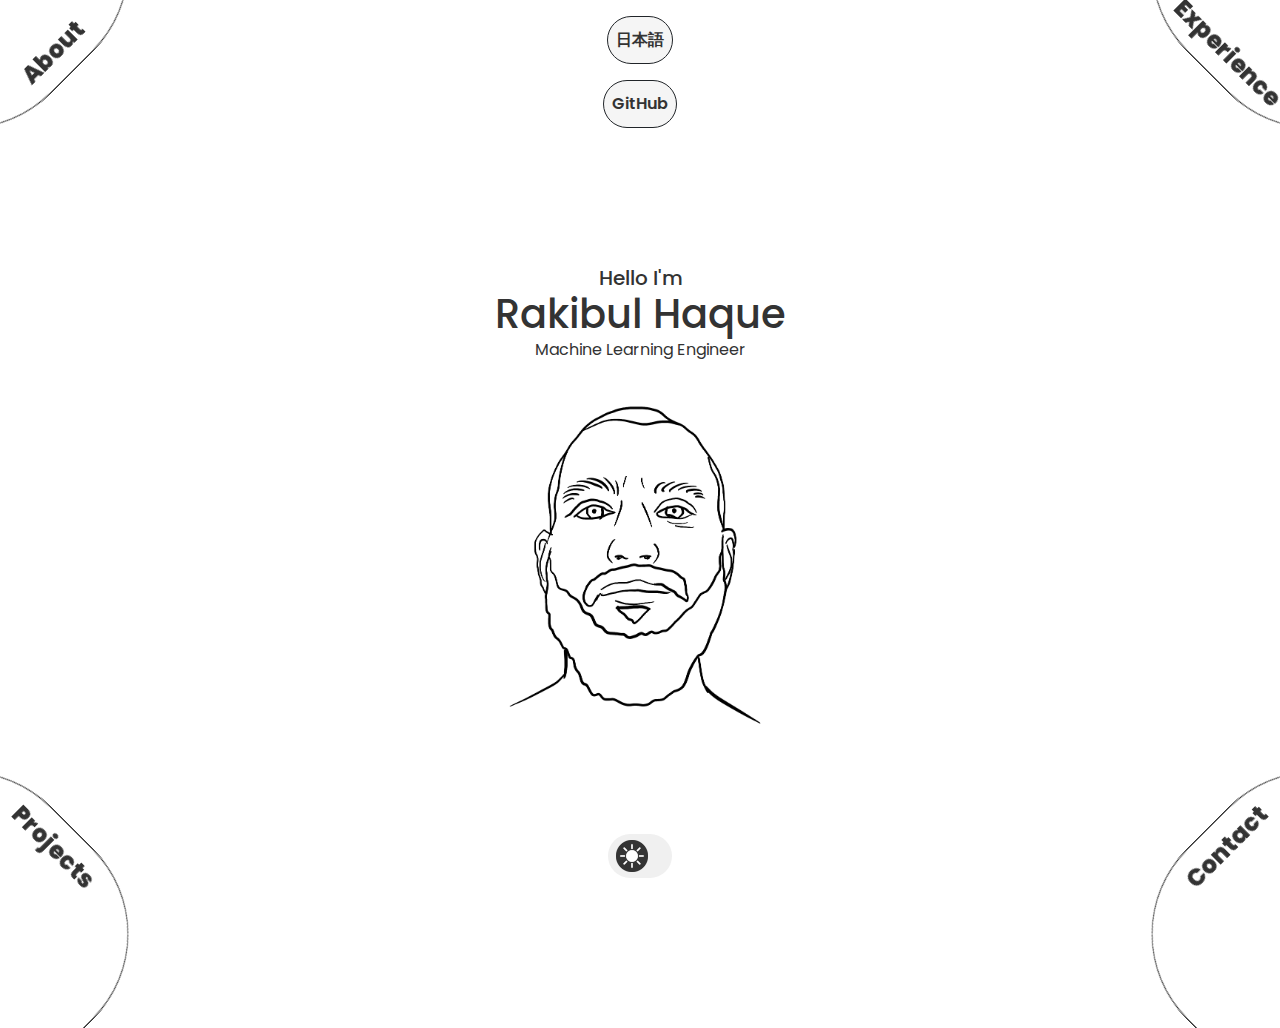
<file: index.html>
<!DOCTYPE html>
<html lang="en">
<head>
    <meta charset="UTF-8">
    <meta name="viewport" content="width=device-width, initial-scale=1.0">
    <title>Rakibul Haque Portfolio</title>
    <link rel="icon" type="image/x-icon" href="/assets/icons/favicon.ico">
    <link href="https://cdn.jsdelivr.net/npm/bootstrap@5.3.0/dist/css/bootstrap.min.css" rel="stylesheet">
    <script src="https://code.jquery.com/jquery-3.6.0.min.js"></script>
    <script src="https://cdn.jsdelivr.net/npm/bootstrap@5.3.0/dist/js/bootstrap.min.js"></script>
    <script src="/js/animation.js" defer></script>
    <script src="/js/color-mode.js" defer></script>
    <link rel="stylesheet" href="/css/style.css" />
    <link rel="stylesheet" href="/css/animation.css" />
    <link rel="stylesheet" href="/css/color-mode.css" />
    
    <style>
        /* Custom CSS for smaller carousel images */
        .carousel-item img {
            max-width: 50%; /* image size can be adjusted*/
            display: block;
            margin: 0 auto;
        }

        /* Change of color for "Previous" and "Next" text */
        .carousel-control-prev span,
        .carousel-control-next span {
            color: black; /* Text color in light mode */
        }

        /* Custom styles for "Previous" and "Next" text in dark mode */
        .dark-mode .carousel-control-prev span,
        .dark-mode .carousel-control-next span {
            color: var(--text-alt); /* Text color in dark mode */
        }
        
    </style>
</head>
<body>
    <div class="container mt-3">
        <div class="row justify-content-center">
            <div class="col-md-6 text-center" id="lang-button">
                <button class="btn btn-dark rounded-pill px-2" onclick="window.location.href='jap_index.html'" type="button">日本語</button>
            </div>
        </div>
    </div>
    <div class="container mt-3">
        <div class="row justify-content-center">
            <div class="col-md-6 text-center" id="github-btn">
                <button class="btn btn-dark rounded-pill px-2" onclick="window.open('https://github.com/rakibulhaque9954', '_blank')" type="button">GitHub</button>
            </div>
        </div>
    </div>
    <div id="hero">
        <h5>Hello I'm</h5>
        <h1>Rakibul Haque</h1>
        <p>Machine Learning Engineer</p>
        <!-- Block, Element, Modifier (BEM) naming convention-->
        <div id="hero__animation">
            <div id="hero__animation__img"></div>
        </div>
    </div>
    <nav id="grid">
        <div id="grid__tl">
            <div id="grid__tl__btn">
                About   
            </div>
            <div id="grid__tl__content">
                <div class="cards">
                    <div class="cards__content">
                        <article>
                            <img src="assets/icons/experience.png"
                            alt="Experience Icon"
                            class="icon"
                            />
                            <h2>Experience</h2>
                            <p>3 Years + 
                                <br>Developer
                                <br> Experience</p>
                        </article>
                        <p class="cards__content__text">
                        I'm Rakibul Haque, a Machine Learning Engineer who transforms ideas into action. I craft Machine Learning marvels, code Python masterpieces, craft captivating Unity Games, and inspire others by teaching code. With these skills, I tackle real-life challenges head-on, making the impossible possible.
                    </p>

                    </div>
                    <div class="cards__content">
                        <article>
                            <img src="assets/icons/education.png"
                            alt="Education Icon"
                            class="icon"
                            />
                            <h2>Education</h2>
                            <p>Bachelors in Computer Science, Coventry, UK</p>
                        </article>
                        <p class="cards__content__text">
                            My education has taken me to various corners of the world, from a Bachelor's in Computer Science in the UK to exploring Sports Science in Singapore and returning to Computer Science. These diverse experiences have enriched my knowledge and shaped my career as a Machine Learning Engineer.
                        </p>
                    </div>
                </div>
            </div>
        </div>
        <div id="grid__tr">
            <div id="grid__tr__btn">Experience</div>
            <div id="grid__tr__content">
                <div class="jumbotron">
                <div class="cards experience">
                    <article class="experience__skill">
                        <h2>Machine Learning Frameworks</h2>
                        <div>
                            <img
                            src="./assets/icons/checkmark.png"
                            alt="Checkmark icon"
                            class="icon"
                            />
                            <div>
                            <h2>Tensorflow</h2>
                            </div>
                        </div>
                        <div>
                            <img
                            src="./assets/icons/checkmark.png"
                            alt="Checkmark icon"
                            class="icon"
                            />
                            <div>
                            <h2>Keras</h2>
                            </div>
                        </div>
                        <div>
                            <img
                            src="./assets/icons/checkmark.png"
                            alt="Checkmark icon"
                            class="icon"
                            />
                            <div>
                            <h2>OpenCV</h2>
                            </div>
                        </div>
                        <div>
                            <img
                            src="./assets/icons/checkmark.png"
                            alt="Checkmark icon"
                            class="icon"
                            />
                            <div>
                            <h2>Hugging Face</h2>
                            </div>
                        </div>
                    </article>
                    <article class="experience__skill">
                        <h2>Languages</h2>
                        <div>
                            <img
                            src="./assets/icons/checkmark.png"
                            alt="Checkmark icon"
                            class="icon"
                            />
                            <div>
                            <h2>Python</h2>
                            </div>
                        </div>
                        <div>
                            <img
                            src="./assets/icons/checkmark.png"
                            alt="Checkmark icon"
                            class="icon"
                            />
                            <div>
                            <h2>C#</h2>
                            </div>
                        </div>
                        <div>
                            <img
                            src="./assets/icons/checkmark.png"
                            alt="Checkmark icon"
                            class="icon"
                            />
                            <div>
                            <h2>JS</h2>
                            </div>
                        </div>
                    </article>
                    <article class="experience__skill">
                        <h2>Web Development Frameworks</h2>
                        <div>
                            <img
                            src="./assets/icons/checkmark.png"
                            alt="Checkmark icon"
                            class="icon"
                            />
                            <div>
                            <h2>Flask</h2>
                            </div>
                        </div>
                    </article>
                    <article class="experience__skill">
                        <h2>Web Development Front-End</h2>
                        <div>
                            <img
                            src="./assets/icons/checkmark.png"
                            alt="Checkmark icon"
                            class="icon"
                            />
                            <div>
                            <h2>HTML</h2>
                            </div>
                        </div>
                        <div>
                            <img
                            src="./assets/icons/checkmark.png"
                            alt="Checkmark icon"
                            class="icon"
                            />
                            <div>
                            <h2>Bootstrap</h2>
                            </div>
                        </div>
                        <div>
                            <img
                            src="./assets/icons/checkmark.png"
                            alt="Checkmark icon"
                            class="icon"
                            />
                            <div>
                            <h2>CSS</h2>
                            </div>
                        </div>
                    </article>
                </div>
                </div>
            </div>
        </div>
        <div id="grid__bl">
            <div id="grid__bl__btn">Projects</div>
            <div id="grid__bl__content">
                <div id="project-carousel" class="carousel slide" data-bs-ride="carousel">
                    <!-- Indicators -->
                    <ol class="carousel-indicators">
                        <li data-bs-target="#project-carousel" data-bs-slide-to="0" class="active"></li>
                        <li data-bs-target="#project-carousel" data-bs-slide-to="1"></li>
                        <li data-bs-target="#project-carousel" data-bs-slide-to="2"></li>
                        <!-- <li data-bs-target="#project-carousel" data-bs-slide-to="2"></li> -->
                        <!-- Add more indicators as needed for your projects -->
                    </ol>

                    <!-- Slides -->
                    <div class="carousel-inner">
                        <div class="carousel-item active">
                            <img src="assets/portfolio-projects/project-1-dark.png" class="d-block w-50 mx-auto" alt="Project 1">
                            <!-- Adjust 'w-50' class to control image width (50% in this example) -->
                            <div class="carousel-caption">
                                <button class="btn"  onclick="window.open('https://rakibuls-thoughts.onrender.com', '_blank')">Site</button>
                                <button class="btn" onclick="window.open('https://github.com/rakibulhaque9954/blog_remastered', '_blank')">Code</button>
                            </div>
                        </div>
                        <div class="carousel-item">
                            <img src="assets/portfolio-projects/project-3-dark.png" class="d-block w-50 mx-auto" alt="Project 2">
                            <!-- Adjust 'w-50' class to control image width (50% in this example) -->
                            <div class="carousel-caption">
                                <button class="btn"  onclick="window.open('https://rakibuls-image-enhancer.onrender.com', '_blank')">Site</button>
                                <button class="btn" onclick="window.open('https://github.com/rakibulhaque9954/SRGAN_GCP', '_blank')">Code</button>
                            </div>
                        </div>
                        <div class="carousel-item">
                            <img src="assets/portfolio-projects/project-2-dark.png" class="d-block w-50 mx-auto" alt="Project 2">
                            <!-- Adjust 'w-50' class to control image width (50% in this example) -->
                            <div class="carousel-caption">
                                <button class="btn"  onclick="window.open('https://rakibuls-emotion-detection-model.onrender.com', '_blank')">Site</button>
                                <button class="btn" onclick="window.open('https://github.com/rakibulhaque9954/Face_emotion_detection_fastapi', '_blank')">Code</button>
                            </div>
                        </div>
                        <!-- Add more carousel items as needed -->
                    </div>

                    <!-- Navigation buttons -->
                    <a class="carousel-control-prev" href="#project-carousel" role="button" data-bs-slide="prev">
                        <!-- <span class="carousel-control-prev-icon" aria-hidden="true"></span> -->
                        <span>Previous</span>
                    </a>
                    <a class="carousel-control-next" href="#project-carousel" role="button" data-bs-slide="next">
                        <!-- <span class="carousel-control-next-icon" aria-hidden="true"></span> -->
                        <span>Next</span>
                    </a>
                </div>
            </div>
        </div>
        <div id="grid__br">
            <div id="grid__br__btn">Contact</div>
            <div id="grid__br__content">
                <h5 class="contact-text">Get In Touch</h5>
                <h2 class="contact-text">Contact Me</h2>
                <div>
                    <button
                    class="btn btn-contact"
                    onclick="window.location.href='mailto:rakibulhaque9954@gmail.com'"
                    >
                    Email
                    </button>
                    <button
                    class="btn btn-contact"
                    onclick="window.open('https://www.linkedin.com/in/rakibul-haque-239b69254/', '_blank')"
                    >
                    LinkedIn
                    </button>
                </div>
            </div>
        </div>
    </nav>
    <div id="color-mode">
        <div id="toggle-button" class="icon"></div>
    </div>
    <script>
        $(document).ready(function() {
            // Initialize the Bootstrap Carousel
            $('#project-carousel').carousel();
        });
    </script>
</body>
</html>
</file>
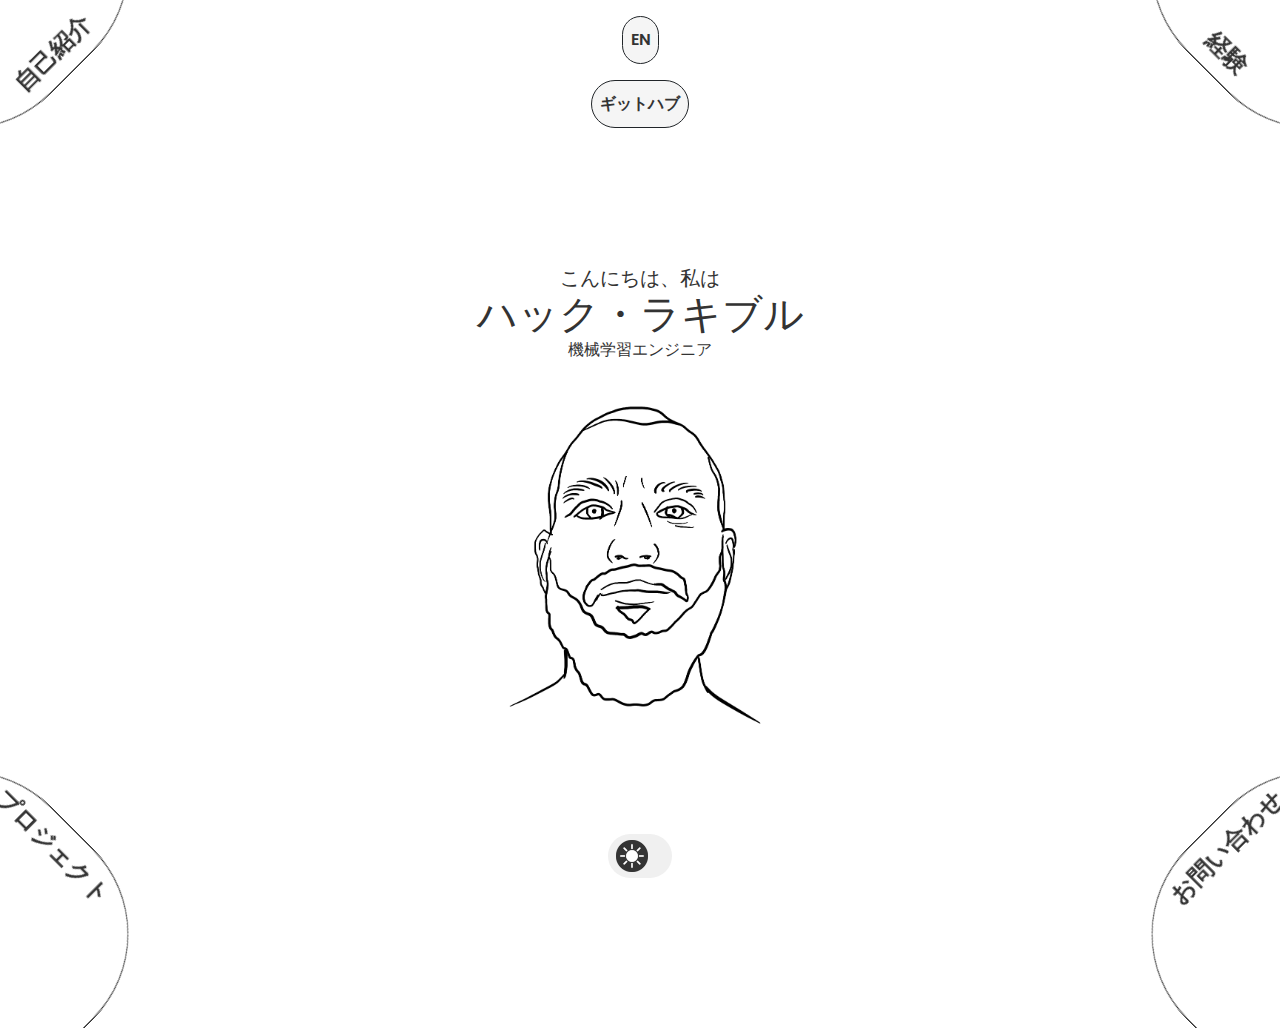
<file: jap_index.html>
<!DOCTYPE html>
<html lang="ja">
<head>
    <meta charset="UTF-8">
    <meta name="viewport" content="width=device-width, initial-scale=1.0">
    <title>ハック・ラキブル ポートフォリオ</title>
    <link rel="icon" type="image/x-icon" href="/assets/icons/favicon.ico">
    <link href="https://cdn.jsdelivr.net/npm/bootstrap@5.3.0/dist/css/bootstrap.min.css" rel="stylesheet">
    <script src="https://code.jquery.com/jquery-3.6.0.min.js"></script>
    <script src="https://cdn.jsdelivr.net/npm/bootstrap@5.3.0/dist/js/bootstrap.min.js"></script>
    <script src="/js/lang-mode.js" defer></script>
    <script src="/js/color-mode.js" defer></script>
    <link rel="stylesheet" href="/css/jap_style.css" />
    <link rel="stylesheet" href="/css/animation.css" />
    <link rel="stylesheet" href="/css/color-mode.css" />
    
    <style>
        /* カスタムCSS for smaller carousel images */
        .carousel-item img {
            max-width: 50%; /* 画像のサイズを調整できます */
            display: block;
            margin: 0 auto;
        }

        /* "Previous"と"Next"テキストの色を変更 */
        .carousel-control-prev span,
        .carousel-control-next span {
            color: black; /* ライトモードのテキスト色 */
        }

        /* ダークモードの"Previous"と"Next"テキストのカスタムスタイル */
        .dark-mode .carousel-control-prev span,
        .dark-mode .carousel-control-next span {
            color: var(--text-alt); /* ダークモードのテキスト色 */
        }
        
    </style>
</head>
<body>
    <div class="container mt-3">
        <div class="row justify-content-center">
            <div class="col-md-6 text-center" id="lang-button">
                <button class="btn btn-dark rounded-pill px-2" onclick="window.location.href='index.html'" type="button">EN</button>
            </div>
        </div>
    </div>
    <div class="container mt-3">
        <div class="row justify-content-center">
            <div class="col-md-6 text-center" id="lang-button">
                <button class="btn btn-dark rounded-pill px-2" onclick="window.open('https://github.com/rakibulhaque9954/rakibulhaque9954/blob/main/%E6%97%A5%E6%9C%AC%E8%AA%9EREADME.md', '_blank')" type="button"> ギットハブ</button>
            </div>
        </div>
    </div>
    <div id="hero">
        <h5>こんにちは、私は</h5>
        <h1>ハック・ラキブル</h1>
        <p>機械学習エンジニア</p>
        <!-- Block, Element, Modifier (BEM) naming convention-->
        <div id="hero__animation">
            <div id="hero__animation__img"></div>
        </div>
    </div>
    <nav id="grid">
        <div id="grid__tl">
            <div id="grid__tl__btn">
                自己紹介
            </div>
            <div id="grid__tl__content">
                <div class="cards">
                    <div class="cards__content">
                        <article>
                            <img src="assets/icons/experience.png"
                            alt="経験アイコン"
                            class="icon"
                            />
                            <h2>経験</h2>
                            <p>3年以上の開発経験</p>
                        </article>
                        <p class="cards__content__text">
                            私はハックラキブルです、アイデアを実現する機械学習エンジニアです。機械学習の驚異を創造し、Pythonの傑作をコーディングし、魅力的なUnityゲームを制作し、他の人にコーディングを教えることでインスピレーションを提供しています。これらのスキルを駆使して、現実の課題に果敢に挑戦し、不可能を可能にしています。
                        </p>
                    </div>
                    <div class="cards__content">
                        <article>
                            <img src="assets/icons/education.png"
                            alt="学歴アイコン"
                            class="icon"
                            />
                            <h2>学歴</h2>
                            <p>コンピュータサイエンス学士、Coventry, UK</p>
                        </article>
                        <p class="cards__content__text">
                            私の教育は私を世界中のさまざまな場所に導いてきました。イギリスでのコンピューターサイエンスの学士号から、シンガポールでのスポーツサイエンスの探求、そして再びコンピューターサイエンスへの回帰まで。これら多様な経験は私の知識を豊かにし、機械学習エンジニアとしてのキャリアを形作りました。
                        </p>
                    </div>
                </div>
            </div>
        </div>
        <div id="grid__tr">
            <div id="grid__tr__btn">経験</div>
            <div id="grid__tr__content">
                <div class="cards experience">
                    <article class="experience__skill">
                        <h2>機械学習フレームワーク</h2>
                        <div>
                            <img
                            src="./assets/icons/checkmark.png"
                            alt="チェックマークアイコン"
                            class="icon"
                            />
                            <div>
                            <h2>Tensorflow</h2>
                            </div>
                        </div>
                        <div>
                            <img
                            src="./assets/icons/checkmark.png"
                            alt="チェックマークアイコン"
                            class="icon"
                            />
                            <div>
                            <h2>Keras</h2>
                            </div>
                        </div>
                        <div>
                            <img
                            src="./assets/icons/checkmark.png"
                            alt="チェックマークアイコン"
                            class="icon"
                            />
                            <div>
                            <h2>OpenCV</h2>
                            </div>
                        </div>
                        <div>
                            <img
                            src="./assets/icons/checkmark.png"
                            alt="チェックマークアイコン"
                            class="icon"
                            />
                            <div>
                            <h2>Hugging Face</h2>
                            </div>
                        </div>
                    </article>
                    <article class="experience__skill">
                        <h2>プログラミング言語</h2>
                        <div>
                            <img
                            src="./assets/icons/checkmark.png"
                            alt="チェックマークアイコン"
                            class="icon"
                            />
                            <div>
                            <h2>Python</h2>
                            </div>
                        </div>
                        <div>
                            <img
                            src="./assets/icons/checkmark.png"
                            alt="チェックマークアイコン"
                            class="icon"
                            />
                            <div>
                            <h2>C#</h2>
                            </div>
                        </div>
                        <div>
                            <img
                            src="./assets/icons/checkmark.png"
                            alt="チェックマークアイコン"
                            class="icon"
                            />
                            <div>
                            <h2>JS</h2>
                            </div>
                        </div>
                    </article>
                    <article class="experience__skill">
                        <h2>ウェブ開発フレームワーク</h2>
                        <div>
                            <img
                            src="./assets/icons/checkmark.png"
                            alt="チェックマークアイコン"
                            class="icon"
                            />
                            <div>
                            <h2>Flask</h2>
                            </div>
                        </div>
                    </article>
                    <article class="experience__skill">
                        <h2>ウェブ開発フロントエンド</h2>
                        <div>
                            <img
                            src="./assets/icons/checkmark.png"
                            alt="チェックマークアイコン"
                            class="icon"
                            />
                            <div>
                            <h2>HTML</h2>
                            </div>
                        </div>
                        <div>
                            <img
                            src="./assets/icons/checkmark.png"
                            alt="チェックマークアイコン"
                            class="icon"
                            />
                            <div>
                            <h2>Bootstrap</h2>
                            </div>
                        </div>
                        <div>
                            <img
                            src="./assets/icons/checkmark.png"
                            alt="チェックマークアイコン"
                            class="icon"
                            />
                            <div>
                            <h2>CSS</h2>
                            </div>
                        </div>
                    </article>
                </div>
            </div>
        </div>
        <div id="grid__bl">
            <div id="grid__bl__btn">プロジェクト</div>
            <div id="grid__bl__content">
                <div id="project-carousel" class="carousel slide" data-bs-ride="carousel">
                    <!-- インジケーター -->
                    <ol class="carousel-indicators">
                        <li data-bs-target="#project-carousel" data-bs-slide-to="0" class="active"></li>
                        <li data-bs-target="#project-carousel" data-bs-slide-to="1"></li>
                        <li data-bs-target="#project-carousel" data-bs-slide-to="2"></li>
                        <!-- <li data-bs-target="#project-carousel" data-bs-slide-to="2"></li> -->
                        <!-- プロジェクトに合わせて必要に応じてインジケーターを追加 -->
                    </ol>

                    <!-- スライド -->
                    <div class="carousel-inner">
                        <div class="carousel-item active">
                            <img src="assets/portfolio-projects/project-1-dark.png" class="d-block w-50 mx-auto" alt="プロジェクト1">
                            <!-- 画像の幅を制御するために 'w-50' クラスを調整します（この例では50%） -->
                            <div class="carousel-caption">
                                <button class="btn"  onclick="window.open('https://rakibuls-thoughts.onrender.com', '_blank')">サイト</button>
                                <button class="btn" onclick="window.open('https://github.com/rakibulhaque9954/blog_remastered', '_blank')">コード</button>
                            </div>
                        </div>
                        <div class="carousel-item">
                            <img src="assets/portfolio-projects/project-3-dark.png" class="d-block w-50 mx-auto" alt="Project 2">
                            <!-- Adjust 'w-50' class to control image width (50% in this example) -->
                            <div class="carousel-caption">
                                <button class="btn"  onclick="window.open('https://rakibuls-image-enhancer.onrender.com', '_blank')">サイト</button>
                                <button class="btn" onclick="window.open('https://github.com/rakibulhaque9954/SRGAN_GCP', '_blank')">コード</button>
                            </div>
                        </div>
                        <div class="carousel-item">
                            <img src="assets/portfolio-projects/project-2-dark.png" class="d-block w-50 mx-auto" alt="プロジェクト2">
                            <!-- 画像の幅を制御するために 'w-50' クラスを調整します（この例では50%） -->
                            <div class="carousel-caption">
                                <button class="btn"  onclick="window.open('https://rakibuls-emotion-detection-model.onrender.com', '_blank')">サイト</button>
                                <button class="btn" onclick="window.open('https://github.com/rakibulhaque9954/Face_emotion_detection_fastapi', '_blank')">コード</button>
                            </div>
                        </div>
                       
                        <!-- 必要に応じてカルーセルアイテムを追加 -->
                    </div>

                    <!-- ナビゲーションボタン -->
                    <a class="carousel-control-prev" href="#project-carousel" role="button" data-bs-slide="prev">
                        <!-- <span class="carousel-control-prev-icon" aria-hidden="true"></span> -->
                        <span>前へ</span>
                    </a>
                    <a class="carousel-control-next" href="#project-carousel" role="button" data-bs-slide="next">
                        <!-- <span class="carousel-control-next-icon" aria-hidden="true"></span> -->
                        <span>次へ</span>
                    </a>
                </div>
            </div>
        </div>
        <div id="grid__br">
            <div id="grid__br__btn">お問い合わせ</div>
            <div id="grid__br__content">
                <h5 class="contact-text">お気軽にお問い合わせください</h5>
                <h2 class="contact-text">お問い合わせ</h2>
                <div>
                    <button
                    class="btn btn-contact"
                    onclick="window.location.href='mailto:rakibulhaque9954@gmail.com'"
                    >
                    メール
                    </button>
                    <button
                    class="btn btn-contact"
                    onclick="window.open('https://www.linkedin.com/in/rakibul-haque-239b69254/', '_blank')"
                    >
                    リンクトイン
                    </button>
                </div>
            </div>
        </div>
    </nav>
    <div id="color-mode">
        <div id="toggle-button" class="icon"></div>
    </div>
    <script>
        $(document).ready(function() {
            // Bootstrap Carouselを初期化
            $('#project-carousel').carousel();
        });
    </script>
</body>
</html>
</file>
<file: css/style.css>
/* Custom font */

@import url('https://fonts.googleapis.com/css2?family=Poppins:wght@200;300;400;500;600&display=swap');


/* General */

body{
    font-family: 'Poppins', sans-serif;
    background: var(--bg);
    color: var(--text);
    height: 100%;
    width: 100%;
    margin: 0;
    -webkit-tap-highlight-color: transparent;
}

h1,
h2,
h5, 
p {
    margin: 0;
}

.icon {
    height: 2rem;
    width: 2rem;
    margin: 0 0.5rem;
}


/* Hero */

#hero {
    position: absolute;
    top: 50%;
    left: 50%;
    /* Dynamic centering */
    transform: translate(-50%, -50%);
    text-align: center;
    margin-top: 4rem;
}

#hero__animation {
    animation-name: hover;
    animation-duration: 1.5s;
    animation-iteration-count: infinite;
    animation-timing-function: ease-in-out;
    height: 25rem;
    width: 25rem;
    /* Removing scroll bar effect */
    max-height: 100vh;
    max-width: 100vw;
}

#hero__animation__img {
    /* top left 1 for animation effect  */
    background-image: var(--tl-1); 
    height: 100%;
    background-position: center;
    background-size: cover;
}


/* Grid Common Styles */

#grid {
    position: absolute;
    display: grid;
    grid-template-rows: 1fr 1fr;
    grid-template-columns: 1fr 1fr;
    height: 100vh;
    width: 100vw;
    overflow: hidden;
  }
  
  #grid__tl__btn,
  #grid__tr__btn,
  #grid__bl__btn,
  #grid__br__btn {
    height: 18.75rem;
    width: 18.75rem;
    background: var(--bg);
    color: var(--text);
    border: var(--border);
    position: fixed;
    display: flex;
    justify-content: center;
    cursor: pointer;
    text-align: center;
    font-weight: 800;
    font-size: 1.5rem;
    z-index: 100;
    border-radius: 40%;
    transition: transform 0.2s ease-in-out;
  }
  
  #grid__tl__content,
  #grid__tr__content,
  #grid__bl__content,
  #grid__br__content {
    position: absolute;
    text-align: center;
    transition: transform 0.3s ease-in-out;
    color: var(--text-alt);
  }
  
  #grid__tl__btn,
  #grid__tr__btn {
    padding-bottom: 0.5rem;
    align-items: flex-end;
  }
  
  #grid__bl__btn,
  #grid__br__btn {
    padding-top: 0.5rem;
  }
  
  #grid__tl__btn:active,
  #grid__br__btn:active {
    transform: rotate(-45deg) scale(1.05);
  }
  
  #grid__tr__btn:active,
  #grid__bl__btn:active {
    transform: rotate(45deg) scale(1.05);
  }
  
  /* Top Left Corner */
  
  #grid__tl__btn {
    top: -11.5rem;
    left: -11.5rem;
    transform: rotate(-45deg);
  }
  
  #grid__tl__content {
    width: 30vw;
    top: 10vh;
    left: 0;
    transform: translateX(-100vw) translateY(-100vh);
  }
  
  article {
    background: rgb(245, 245, 245);
    font-size: 0.8rem;
    list-style: none;
    border: var(--border);
    border-radius: 2rem;
    padding: 0.5rem;
    margin: 1rem;
    width: 8.75rem;
    min-width: 8.75rem;
  }
  
  article h2 {
    font-size: 1rem;
    padding: 0.3rem;
  }
  
  article p {
    padding-bottom: 0.3rem;
  }
  
  article h2,
  article p {
    color: #333;
  }
  
  .cards {
    padding: 0;
  }
  
  .cards__content {
    display: flex;
    align-items: center;
  }
  
  .cards__content__text {
    color: var(--text);
    text-align: left;
    margin: 0 1rem;
  }

  /* Top Right Corner */

#grid__tr__btn {
    top: -11.5rem;
    right: -11.5rem;
    transform: rotate(45deg);
  }
  
  #grid__tr__content {
    width: 30vw;
    top: 10vh;
    right: 0;
    transform: translateX(100vw) translateY(-100vh);
  }
  
  .experience {
    display: flex;
    flex-wrap: wrap;
    justify-content: center;
    gap: 2rem;
  }
  
  .experience__skill {
    display: flex;
    flex-direction: column;
    padding: 1.2rem;
    gap: 0.2rem;
    margin: 0;
    width: fit-content;
  }
  
  .experience__skill div {
    display: flex;
    align-items: center;
    width: 13.5rem;
  }
  
  .experience__skill div img {
    padding: 0;
    margin-right: 0.5rem;
  }
  
  .experience__skill div h2 {
    text-align: left;
  }
  
  .experience__skill div p {
    padding: 0;
  }
  
  .experience__skill div h2,
  .experience__skill div p {
    font-size: 0.8rem;
  }
  
  .experience__skill div div {
    justify-content: space-between;
  }
  
  /* Bottom Left Corner */
  
  #grid__bl__btn {
    bottom: -11.5rem;
    left: -11.5rem;
    transform: rotate(45deg);
  }
  
  #grid__bl__content {
    width: 15rem;
    bottom: 15vh;
    left: 0;
    transform: translateX(-100vw) translateY(100vh);
  }
  
  .project {
    width: 70%;
    display: flex;
    flex-wrap: wrap;
    border-radius: 2rem;
    overflow: hidden;
    margin: auto auto 0.5rem;
    border: var(--border);
    background: var(--bg-alt);
  }
  
  .project__img {
    width: 100%;
  }
  
  .project__title {
    width: 100%;
    margin: 0;
    padding: 0.3rem 0;
    font-size: 1rem;
  }
  
  button {
    background: var(--btn);
    color: var(--btn-text);
    border: none;
    border-radius: 1rem;
    padding: 0.5rem;
  }
  
  .btn {
    border-radius: 0;
    height: 3rem;
    flex-basis: 50%;
    font-weight: 600;
  }
  
  .arrow {
    border: var(--border);
    width: 3rem;
    height: 2rem;
    margin: 0;
    padding: 0.2rem 0;
  }
  
  .btn,
  .arrow {
    background: rgb(245, 245, 245);
    color: #333;
    transition: all 300ms ease;
  }
  
  .btn:active,
  .arrow:active {
    background: var(--bg-alt);
    color: white;
    cursor: pointer;
  }
  
  .btn:hover,
  .arrow:hover {
    cursor: pointer;
  }
  
  /* Bottom Right */
  
  #grid__br__btn {
    bottom: -11.5rem;
    right: -11.5rem;
    transform: rotate(-45deg);
  }
  
  #grid__br__content {
    bottom: 0;
    right: 0vw;
    transform: translateX(100vw) translateY(100vh);
  }
  
  #grid__br__content div {
    display: flex;
    margin: 0.5rem auto;
    gap: 1.2rem;
    width: 17rem;
  }
  
  .contact-text {
    color: var(--text);
  }
  
  .btn-contact {
    border: var(--border);
    border-radius: 2rem;
  }
</file>
<file: css/color-mode.css>
/* Light mode */

:root {
    /* Colors */
    --bg: #fff;
    --bg-alt: #333;
    --bg-alt-2: #f0f0f0;
    --bg-transparent: #ffffffe8;
    --border: 0.01rem solid #333;
    --text: #333;
    --text-alt: #fff;

    /* Face Animation */
    /* Top Left */
    --tl-1: url(../assets/face-animation-light/tl-1.png);
    --tl-2: url(../assets/face-animation-light/tl-2.png);
    --tl-3: url(../assets/face-animation-light/tl-3.png);
    --tl-4: url(../assets/face-animation-light/tl-4.png);
    --tl-5: url(../assets/face-animation-light/tl-5.png);

    /* Top Right */
    --tr-1: url(../assets/face-animation-light/tr-1.png);
    --tr-2: url(../assets/face-animation-light/tr-2.png);
    --tr-3: url(../assets/face-animation-light/tr-3.png);
    --tr-4: url(../assets/face-animation-light/tr-4.png);
    --tr-5: url(../assets/face-animation-light/tr-5.png);

    /* Bottom Left */
    --bl-1: url(../assets/face-animation-light/bl-1.png);
    --bl-2: url(../assets/face-animation-light/bl-2.png);
    --bl-3: url(../assets/face-animation-light/bl-3.png);
    --bl-4: url(../assets/face-animation-light/bl-4.png);
    --bl-5: url(../assets/face-animation-light/bl-5.png);

    /* Bottom Right */
    --br-1: url(../assets/face-animation-light/br-1.png);
    --br-2: url(../assets/face-animation-light/br-2.png);
    --br-3: url(../assets/face-animation-light/br-3.png);
    --br-4: url(../assets/face-animation-light/br-4.png);
    --br-5: url(../assets/face-animation-light/br-5.png);
    
    --sun: url(../assets/icons/sun.png);
}

/* Dark mode */

:root.dark-mode {
    /* Colors */
    --bg: #202124;
    --bg-alt: #3c3d40;
    --bg-alt-2: #333;
    --bg-transparent: #333333f5;
    --border: 0.01rem solid #5a5a5a;
    --text: #fff;
 

    /* Face Animation */
    /* Top Left */
    --tl-1: url(../assets/face-animation-dark/tlw-1.png);
    --tl-2: url(../assets/face-animation-dark/tlw-2.png);
    --tl-3: url(../assets/face-animation-dark/tlw-3.png);
    --tl-4: url(../assets/face-animation-dark/tlw-4.png);
    --tl-5: url(../assets/face-animation-dark/tlw-5.png);

    /* Top Right */
    --tr-1: url(../assets/face-animation-dark/trw-1.png);
    --tr-2: url(../assets/face-animation-dark/trw-2.png);
    --tr-3: url(../assets/face-animation-dark/trw-3.png);
    --tr-4: url(../assets/face-animation-dark/trw-4.png);
    --tr-5: url(../assets/face-animation-dark/trw-5.png);

    /* Bottom Left */
    --bl-1: url(../assets/face-animation-dark/blw-1.png);
    --bl-2: url(../assets/face-animation-dark/blw-2.png);
    --bl-3: url(../assets/face-animation-dark/blw-3.png);
    --bl-4: url(../assets/face-animation-dark/blw-4.png);
    --bl-5: url(../assets/face-animation-dark/blw-5.png);

    /* Bottom Right */
    --br-1: url(../assets/face-animation-dark/brw-1.png);
    --br-2: url(../assets/face-animation-dark/brw-2.png);
    --br-3: url(../assets/face-animation-dark/brw-3.png);
    --br-4: url(../assets/face-animation-dark/brw-4.png);
    --br-5: url(../assets/face-animation-dark/brw-5.png);
    
    --moon: url(../assets/icons/moon.png);
}


/* Color Mode Toggle Button */


#color-mode {
    background: var(--bg-alt-2);
    height: 2.75rem;
    width: 4rem;
    border-radius: 3rem;
    display: flex;
    align-items: center;
    /* sliding effect for modes */
    justify-content: flex-start;
    position: absolute;
    bottom: 0;
    left: 50%;
    transform: translate(-50%, -50%);
}

#toggle-button {
    background-image: var(--sun);
    background-size: cover;
    cursor: pointer;
}


.dark-mode #toggle-button {
    background-image: var(--moon);
}

.dark-mode #color-mode {
    /* The moon is in the flex-end part fo the container */
    justify-content: flex-end;
}
</file>
<file: css/jap_style.css>
/* Custom font */

@import url('https://fonts.googleapis.com/css2?family=Poppins:wght@200;300;400;500;600&display=swap');


/* General */

body{
    font-family: 'Poppins', sans-serif;
    background: var(--bg);
    color: var(--text);
    height: 100%;
    width: 100%;
    margin: 0;
    -webkit-tap-highlight-color: transparent;
}

h1,
h2,
h5, 
p {
    margin: 0;
}

.icon {
    height: 2rem;
    width: 2rem;
    margin: 0 0.5rem;
}


/* Hero */

#hero {
    position: absolute;
    top: 50%;
    left: 50%;
    /* Dynamic centering */
    transform: translate(-50%, -50%);
    text-align: center;
    margin-top: 4rem;
}

#hero__animation {
    animation-name: hover;
    animation-duration: 1.5s;
    animation-iteration-count: infinite;
    animation-timing-function: ease-in-out;
    height: 25rem;
    width: 25rem;
    /* Removing scroll bar effect */
    max-height: 100vh;
    max-width: 100vw;
}

#hero__animation__img {
    /* top left 1 for animation effect  */
    background-image: var(--tl-1); 
    height: 100%;
    background-position: center;
    background-size: cover;
}

/* Grid Common Styles */

#grid {
    position: absolute;
    display: grid;
    grid-template-rows: 1fr 1fr;
    grid-template-columns: 1fr 1fr;
    height: 100vh;
    width: 100vw;
    overflow: hidden;
  }
  
  #grid__tl__btn,
  #grid__tr__btn,
  #grid__bl__btn,
  #grid__br__btn {
    height: 18.75rem;
    width: 18.75rem;
    background: var(--bg);
    color: var(--text);
    border: var(--border);
    position: fixed;
    display: flex;
    justify-content: center;
    cursor: pointer;
    text-align: center;
    font-weight: 800;
    font-size: 1.5rem;
    z-index: 100;
    border-radius: 40%;
    transition: transform 0.2s ease-in-out;
  }
  
  #grid__tl__content,
  #grid__tr__content,
  #grid__bl__content,
  #grid__br__content {
    position: absolute;
    text-align: center;
    transition: transform 0.3s ease-in-out;
    color: var(--text-alt);
  }
  
  #grid__tl__btn,
  #grid__tr__btn {
    padding-bottom: 0.5rem;
    align-items: flex-end;
  }
  
  #grid__bl__btn,
  #grid__br__btn {
    padding-top: 0.5rem;
  }
  
  #grid__tl__btn:active,
  #grid__br__btn:active {
    transform: rotate(-45deg) scale(1.05);
  }
  
  #grid__tr__btn:active,
  #grid__bl__btn:active {
    transform: rotate(45deg) scale(1.05);
  }
  
  /* Top Left Corner */
  
  #grid__tl__btn {
    top: -11.5rem;
    left: -11.5rem;
    transform: rotate(-45deg);
  }
  
  #grid__tl__content {
    width: 30vw;
    top: 10vh;
    left: 0;
    transform: translateX(-100vw) translateY(-100vh);
  }
  
  article {
    background: rgb(245, 245, 245);
    font-size: 0.8rem;
    list-style: none;
    border: var(--border);
    border-radius: 2rem;
    padding: 0.5rem;
    margin: 1rem;
    width: 8.75rem;
    min-width: 8.75rem;
  }
  
  article h2 {
    font-size: 1rem;
    padding: 0.3rem;
  }
  
  article p {
    padding-bottom: 0.3rem;
  }
  
  article h2,
  article p {
    color: #333;
  }
  
  .cards {
    padding: 0;
  }
  
  .cards__content {
    display: flex;
    align-items: center;
  }
  
  .cards__content__text {
    color: var(--text);
    text-align: left;
    margin: 0 1rem;
  }

  /* Top Right Corner */

#grid__tr__btn {
    top: -11.5rem;
    right: -11.5rem;
    transform: rotate(45deg);
  }
  
  #grid__tr__content {
    width: 30vw;
    top: 10vh;
    right: 0;
    transform: translateX(100vw) translateY(-100vh);
  }
  
  .experience {
    display: flex;
    flex-wrap: wrap;
    justify-content: center;
    gap: 2rem;
  }
  
  .experience__skill {
    display: flex;
    flex-direction: column;
    padding: 1.2rem;
    gap: 0.2rem;
    margin: 0;
    width: fit-content;
  }
  
  .experience__skill div {
    display: flex;
    align-items: center;
    width: 13.5rem;
  }
  
  .experience__skill div img {
    padding: 0;
    margin-right: 0.5rem;
  }
  
  .experience__skill div h2 {
    text-align: left;
  }
  
  .experience__skill div p {
    padding: 0;
  }
  
  .experience__skill div h2,
  .experience__skill div p {
    font-size: 0.8rem;
  }
  
  .experience__skill div div {
    justify-content: space-between;
  }
  
  /* Bottom Left Corner */
  
  #grid__bl__btn {
    bottom: -11.5rem;
    left: -11.5rem;
    transform: rotate(45deg);
  }
  
  #grid__bl__content {
    width: 15rem;
    bottom: 15vh;
    left: 0;
    transform: translateX(-100vw) translateY(100vh);
  }
  
  .project {
    width: 70%;
    display: flex;
    flex-wrap: wrap;
    border-radius: 2rem;
    overflow: hidden;
    margin: auto auto 0.5rem;
    border: var(--border);
    background: var(--bg-alt);
  }
  
  .project__img {
    width: 100%;
  }
  
  .project__title {
    width: 100%;
    margin: 0;
    padding: 0.3rem 0;
    font-size: 1rem;
  }
  
  button {
    background: var(--btn);
    color: var(--btn-text);
    border: none;
    border-radius: 1rem;
    padding: 0.5rem;
  }
  
  .btn {
    border-radius: 0;
    height: 3rem;
    flex-basis: 50%;
    font-weight: 600;
  }
  
  .arrow {
    border: var(--border);
    width: 3rem;
    height: 2rem;
    margin: 0;
    padding: 0.2rem 0;
  }
  
  .btn,
  .arrow {
    background: rgb(245, 245, 245);
    color: #333;
    transition: all 300ms ease;
  }
  
  .btn:active,
  .arrow:active {
    background: var(--bg-alt);
    color: white;
    cursor: pointer;
  }
  
  .btn:hover,
  .arrow:hover {
    cursor: pointer;
  }
  
  /* Bottom Right */
  
  #grid__br__btn {
    bottom: -11.5rem;
    right: -11.5rem;
    transform: rotate(-45deg);
  }
  
  #grid__br__content {
    bottom: 0;
    right: 0vw;
    transform: translateX(100vw) translateY(100vh);
  }
  
  #grid__br__content div {
    display: flex;
    margin: 0.5rem auto;
    gap: 1.2rem;
    width: 17rem;
  }
  
  .contact-text {
    color: var(--text);
  }
  
  .btn-contact {
    border: var(--border);
    border-radius: 2rem;
  }
</file>
<file: css/animation.css>
/* GENERAL ANIMATION SETTINGS */

.animate-top-left,
.reverse-animate-top-left,
.animate-top-right,
.reverse-animate-top-right,
.animate-bottom-left,
.reverse-animate-bottom-left,
.animate-bottom-right,
.reverse-animate-bottom-right {
  animation-fill-mode: forwards;
  animation-duration: 0.2s;
  animation-iteration-count: 1;
  animation-timing-function: ease-in-out;
}

/* HOVER ANIMATION */

@keyframes hover {
  0% {
    transform: translateY(0);
  }
  50% {
    transform: translateY(-5px);
  }
  100% {
    transform: translateY(0);
  }
}

/* ANIMATE TOP LEFT */

.animate-top-left {
  animation-name: top-left;
}

.reverse-animate-top-left {
  animation-name: reverse-top-left;
}

@keyframes top-left {
  0% {
    background-image: var(--tl-1);
  }
  25% {
    background-image: var(--tl-2);
  }
  50% {
    background-image: var(--tl-3);
  }
  75% {
    background-image: var(--tl-4);
  }
  100% {
    background-image: var(--tl-5);
  }
}

@keyframes reverse-top-left {
  0% {
    background-image: var(--tl-5);
  }
  25% {
    background-image: var(--tl-4);
  }
  50% {
    background-image: var(--tl-3);
  }
  75% {
    background-image: var(--tl-2);
  }
  100% {
    background-image: var(--tl-1);
  }
}
.animate-top-right {
  animation-name: top-right;
}

.reverse-animate-top-right {
  animation-name: reverse-top-right;
}

@keyframes top-right {
  0% {
    background-image: var(--tr-1);
  }
  25% {
    background-image: var(--tr-2);
  }
  50% {
    background-image: var(--tr-3);
  }
  75% {
    background-image: var(--tr-4);
  }
  100% {
    background-image: var(--tr-5);
  }
}

@keyframes reverse-top-right {
  0% {
    background-image: var(--tr-5);
  }
  25% {
    background-image: var(--tr-4);
  }
  50% {
    background-image: var(--tr-3);
  }
  75% {
    background-image: var(--tr-2);
  }
  100% {
    background-image: var(--tr-1);
  }
}

/* ANIMATE BOTTOM RIGHT */

.animate-bottom-right {
  animation-name: bottom-right;
}

.reverse-animate-bottom-right {
  animation-name: reverse-bottom-right;
}

@keyframes bottom-right {
  0% {
    background-image: var(--br-1);
  }
  25% {
    background-image: var(--br-2);
  }
  50% {
    background-image: var(--br-3);
  }
  75% {
    background-image: var(--br-4);
  }
  100% {
    background-image: var(--br-5);
  }
}

@keyframes reverse-bottom-right {
  0% {
    background-image: var(--br-5);
  }
  25% {
    background-image: var(--br-4);
  }
  50% {
    background-image: var(--br-3);
  }
  75% {
    background-image: var(--br-2);
  }
  100% {
    background-image: var(--br-1);
  }
}
/* ANIMATE BOTTOM LEFT */

.animate-bottom-left {
  animation-name: bottom-left;
}

.reverse-animate-bottom-left {
  animation-name: reverse-bottom-left;
}

@keyframes bottom-left {
  0% {
    background-image: var(--bl-1);
  }
  25% {
    background-image: var(--bl-2);
  }
  50% {
    background-image: var(--bl-3);
  }
  75% {
    background-image: var(--bl-4);
  }
  100% {
    background-image: var(--bl-5);
  }
}

@keyframes reverse-bottom-left {
  0% {
    background-image: var(--bl-5);
  }
  25% {
    background-image: var(--bl-4);
  }
  50% {
    background-image: var(--bl-3);
  }
  75% {
    background-image: var(--bl-2);
  }
  100% {
    background-image: var(--bl-1);
  }
}
</file>
